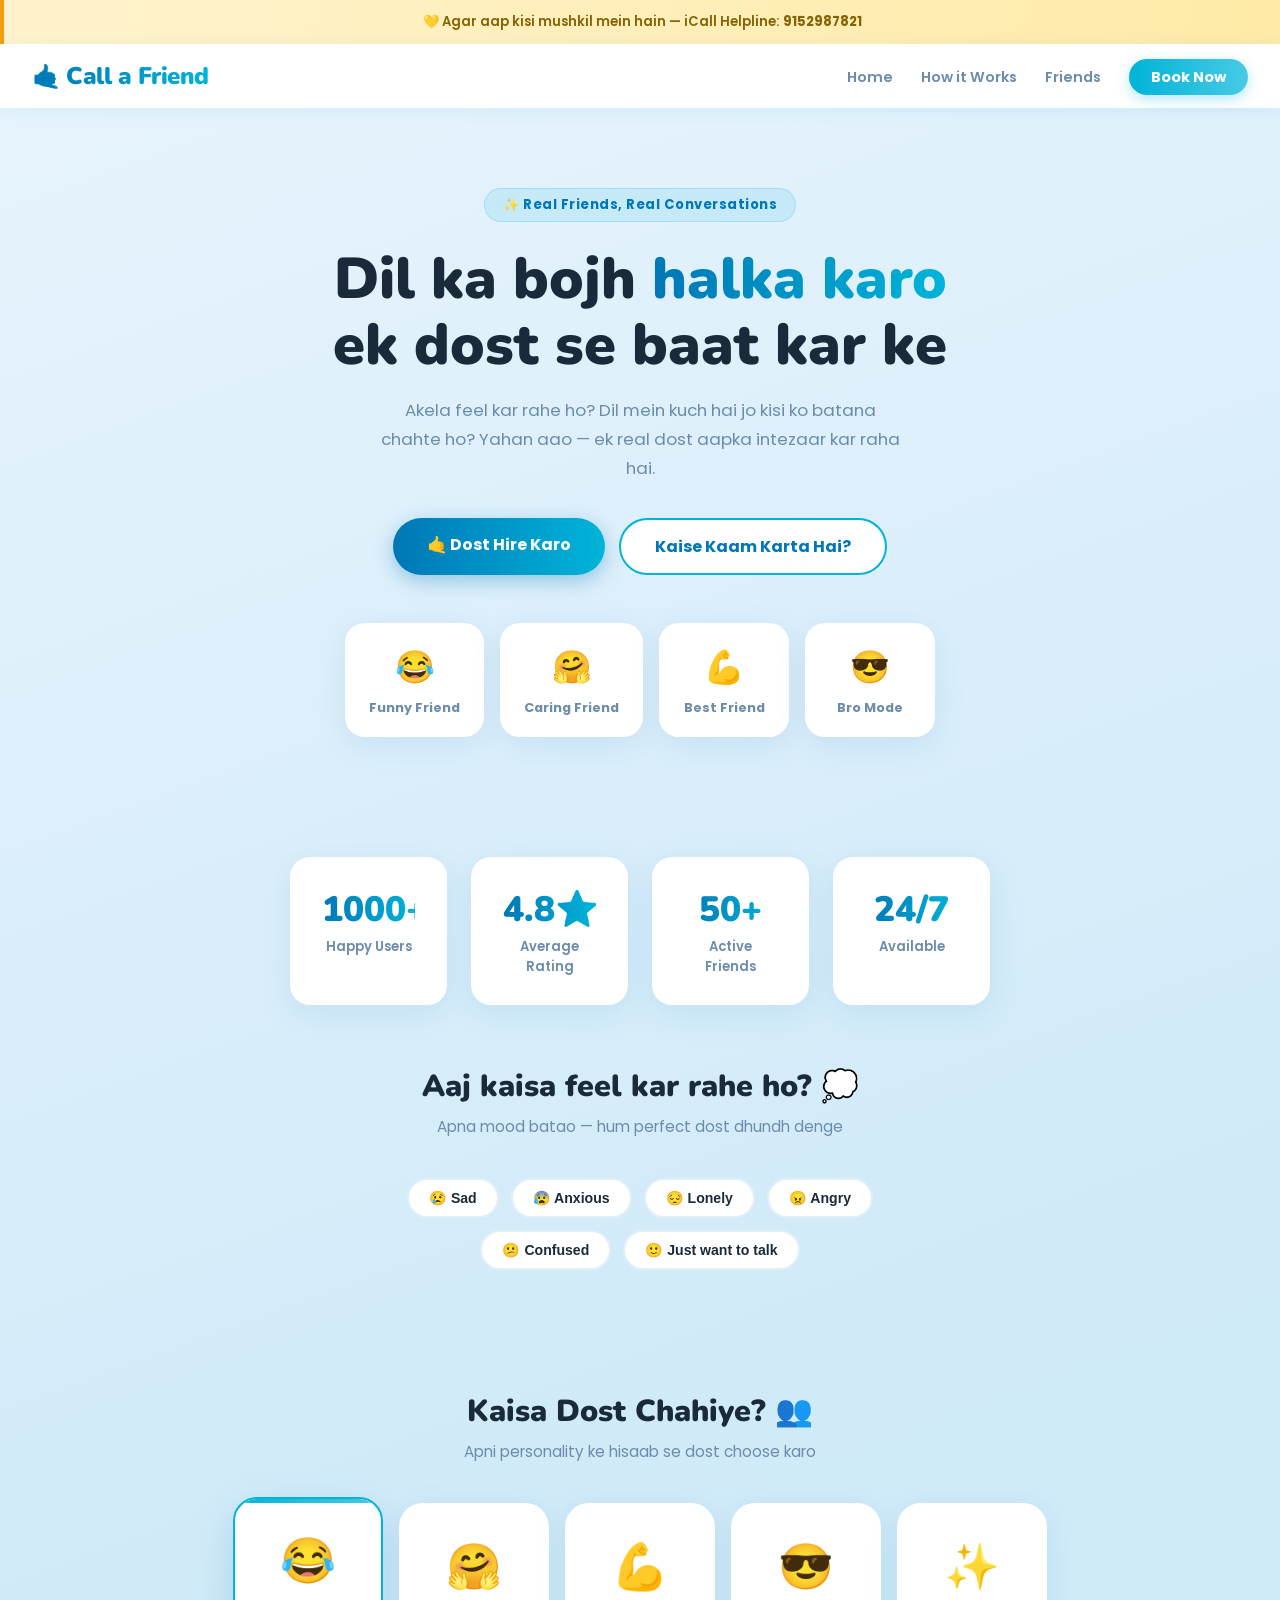
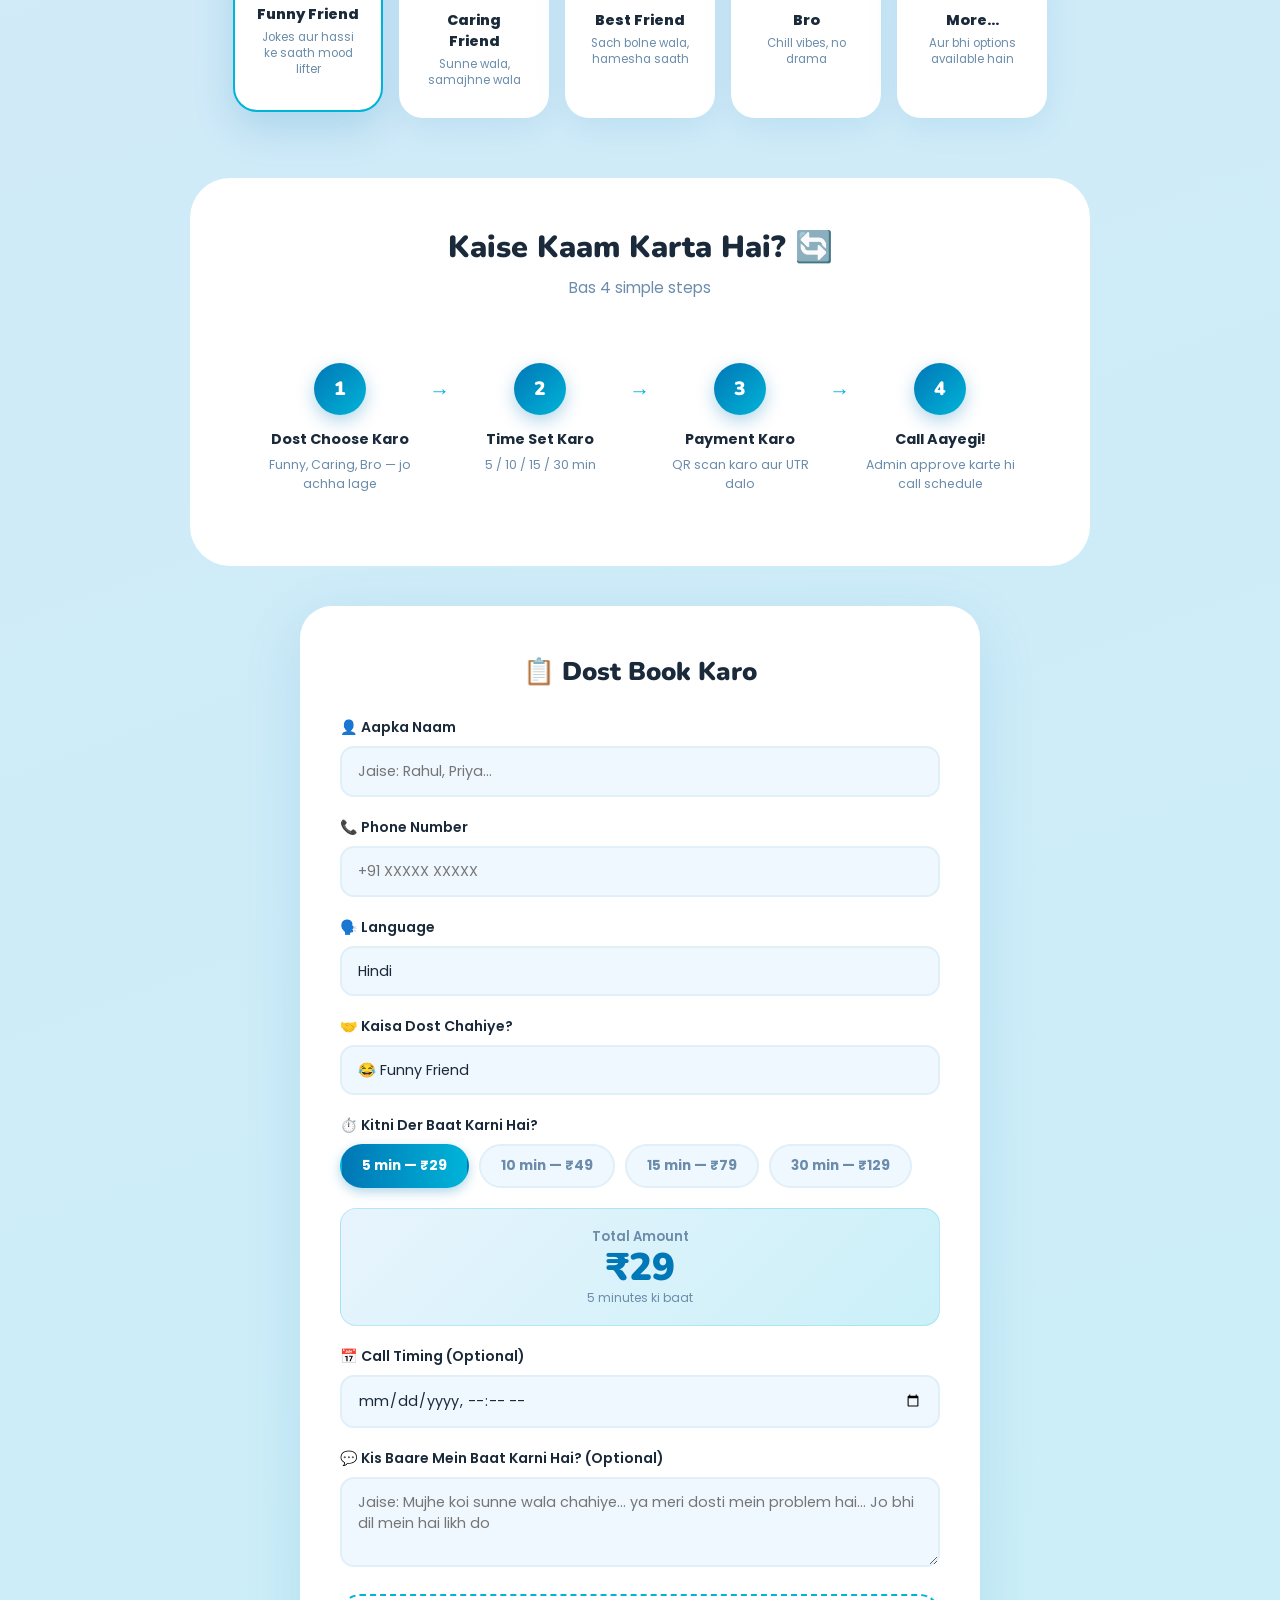
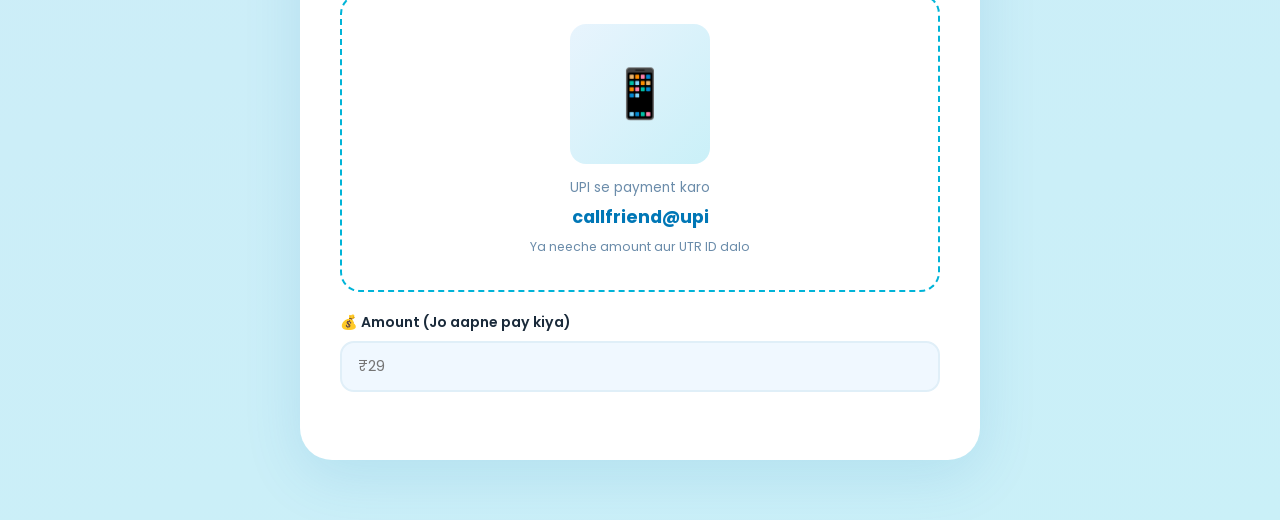
<file: Index.html>
<!DOCTYPE html>
<html lang="en">
<head>
<meta charset="UTF-8">
<meta name="viewport" content="width=device-width, initial-scale=1.0">
<title>Call a Friend 🤙</title>
<link href="https://fonts.googleapis.com/css2?family=Nunito:wght@400;600;700;800;900&family=Poppins:wght@400;500;600;700&display=swap" rel="stylesheet">
<style>
  :root {
    --sky: #e8f4fd;
    --blue1: #00b4d8;
    --blue2: #0077b6;
    --cyan: #48cae4;
    --white: #ffffff;
    --soft: #f0f8ff;
    --card: #ffffff;
    --text: #1a2a3a;
    --muted: #6b8caa;
    --shadow: 0 8px 32px rgba(0,119,182,0.10);
  }

  * { margin: 0; padding: 0; box-sizing: border-box; }

  body {
    font-family: 'Poppins', sans-serif;
    background: linear-gradient(160deg, #e8f4fd 0%, #d0eaf8 40%, #caf0f8 100%);
    min-height: 100vh;
    color: var(--text);
  }

  /* NAVBAR */
  nav {
    background: white;
    padding: 16px 32px;
    display: flex;
    justify-content: space-between;
    align-items: center;
    box-shadow: 0 2px 16px rgba(0,180,216,0.10);
    position: sticky; top: 0; z-index: 99;
  }
  .logo {
    font-family: 'Nunito', sans-serif;
    font-size: 1.5rem;
    font-weight: 900;
    background: linear-gradient(90deg, var(--blue2), var(--blue1));
    -webkit-background-clip: text;
    -webkit-text-fill-color: transparent;
    letter-spacing: -0.5px;
  }
  .logo span { font-size: 1.4rem; }
  nav a {
    color: var(--muted);
    text-decoration: none;
    font-weight: 600;
    font-size: 0.9rem;
    margin-left: 24px;
    transition: color 0.2s;
  }
  nav a:hover { color: var(--blue1); }
  .nav-btn {
    background: linear-gradient(90deg, var(--blue1), var(--cyan));
    color: white !important;
    padding: 8px 22px;
    border-radius: 50px;
    font-weight: 700 !important;
    box-shadow: 0 4px 14px rgba(0,180,216,0.3);
  }

  /* HERO */
  .hero {
    text-align: center;
    padding: 80px 20px 60px;
    position: relative;
  }
  .hero-badge {
    display: inline-block;
    background: rgba(0,180,216,0.12);
    color: var(--blue2);
    font-size: 0.82rem;
    font-weight: 700;
    padding: 6px 18px;
    border-radius: 50px;
    margin-bottom: 24px;
    letter-spacing: 0.5px;
    border: 1.5px solid rgba(0,180,216,0.2);
  }
  .hero h1 {
    font-family: 'Nunito', sans-serif;
    font-size: clamp(2.2rem, 6vw, 3.6rem);
    font-weight: 900;
    line-height: 1.15;
    color: var(--text);
    margin-bottom: 18px;
  }
  .hero h1 .highlight {
    background: linear-gradient(90deg, var(--blue2), var(--blue1));
    -webkit-background-clip: text;
    -webkit-text-fill-color: transparent;
  }
  .hero p {
    color: var(--muted);
    font-size: 1.05rem;
    max-width: 520px;
    margin: 0 auto 36px;
    line-height: 1.7;
  }
  .hero-btns { display: flex; gap: 14px; justify-content: center; flex-wrap: wrap; }
  .btn-primary {
    background: linear-gradient(90deg, var(--blue2), var(--blue1));
    color: white;
    padding: 14px 34px;
    border-radius: 50px;
    font-weight: 700;
    font-size: 1rem;
    border: none;
    cursor: pointer;
    box-shadow: 0 6px 20px rgba(0,119,182,0.35);
    transition: transform 0.2s, box-shadow 0.2s;
    text-decoration: none;
  }
  .btn-primary:hover { transform: translateY(-2px); box-shadow: 0 10px 28px rgba(0,119,182,0.45); }
  .btn-outline {
    background: white;
    color: var(--blue2);
    padding: 14px 34px;
    border-radius: 50px;
    font-weight: 700;
    font-size: 1rem;
    border: 2px solid var(--blue1);
    cursor: pointer;
    transition: all 0.2s;
    text-decoration: none;
  }
  .btn-outline:hover { background: var(--sky); }

  /* FLOATING CARDS */
  .floating-cards {
    display: flex;
    justify-content: center;
    gap: 16px;
    flex-wrap: wrap;
    margin: 48px 20px 0;
  }
  .float-card {
    background: white;
    border-radius: 20px;
    padding: 20px 24px;
    text-align: center;
    min-width: 130px;
    box-shadow: var(--shadow);
    animation: float 3s ease-in-out infinite;
  }
  .float-card:nth-child(2) { animation-delay: 0.5s; }
  .float-card:nth-child(3) { animation-delay: 1s; }
  .float-card:nth-child(4) { animation-delay: 1.5s; }
  @keyframes float {
    0%, 100% { transform: translateY(0); }
    50% { transform: translateY(-8px); }
  }
  .float-card .emoji { font-size: 2rem; margin-bottom: 8px; }
  .float-card .label { font-size: 0.8rem; font-weight: 700; color: var(--muted); }

  /* SECTION */
  section { padding: 60px 20px; }
  .section-title {
    font-family: 'Nunito', sans-serif;
    font-size: 1.9rem;
    font-weight: 900;
    text-align: center;
    margin-bottom: 8px;
    color: var(--text);
  }
  .section-sub {
    text-align: center;
    color: var(--muted);
    margin-bottom: 40px;
    font-size: 0.95rem;
  }

  /* FRIEND TYPES */
  .friends-grid {
    display: flex;
    justify-content: center;
    gap: 16px;
    flex-wrap: wrap;
    max-width: 900px;
    margin: 0 auto;
  }
  .friend-card {
    background: white;
    border-radius: 24px;
    padding: 28px 22px;
    text-align: center;
    width: 150px;
    cursor: pointer;
    box-shadow: var(--shadow);
    transition: all 0.25s;
    border: 2.5px solid transparent;
    position: relative;
    overflow: hidden;
  }
  .friend-card::before {
    content: '';
    position: absolute;
    top: 0; left: 0; right: 0;
    height: 4px;
    background: linear-gradient(90deg, var(--blue1), var(--cyan));
    opacity: 0;
    transition: opacity 0.2s;
  }
  .friend-card:hover, .friend-card.active {
    border-color: var(--blue1);
    transform: translateY(-6px);
    box-shadow: 0 16px 40px rgba(0,119,182,0.18);
  }
  .friend-card:hover::before, .friend-card.active::before { opacity: 1; }
  .friend-card .f-emoji { font-size: 2.8rem; margin-bottom: 10px; }
  .friend-card .f-name { font-weight: 800; font-size: 0.9rem; color: var(--text); margin-bottom: 4px; }
  .friend-card .f-desc { font-size: 0.72rem; color: var(--muted); line-height: 1.4; }

  /* BOOKING FORM */
  .booking-section {
    background: white;
    border-radius: 32px;
    padding: 48px 40px;
    max-width: 680px;
    margin: 0 auto;
    box-shadow: 0 16px 60px rgba(0,119,182,0.12);
  }
  .booking-section h2 {
    font-family: 'Nunito', sans-serif;
    font-weight: 900;
    font-size: 1.6rem;
    color: var(--text);
    margin-bottom: 28px;
    text-align: center;
  }
  .form-group { margin-bottom: 20px; }
  .form-group label {
    display: block;
    font-weight: 600;
    font-size: 0.88rem;
    color: var(--text);
    margin-bottom: 8px;
  }
  .form-group input,
  .form-group textarea,
  .form-group select {
    width: 100%;
    padding: 13px 16px;
    border: 2px solid #e0eff8;
    border-radius: 14px;
    font-family: 'Poppins', sans-serif;
    font-size: 0.9rem;
    color: var(--text);
    background: var(--soft);
    transition: border-color 0.2s;
    outline: none;
    appearance: none;
  }
  .form-group input:focus,
  .form-group select:focus,
  .form-group textarea:focus { border-color: var(--blue1); background: white; }
  .form-group textarea { min-height: 90px; resize: vertical; }

  /* TIME SLOTS */
  .time-slots { display: flex; gap: 10px; flex-wrap: wrap; }
  .slot {
    padding: 10px 20px;
    border-radius: 50px;
    border: 2px solid #e0eff8;
    background: var(--soft);
    font-weight: 700;
    font-size: 0.85rem;
    cursor: pointer;
    transition: all 0.2s;
    color: var(--muted);
  }
  .slot:hover, .slot.selected {
    background: linear-gradient(90deg, var(--blue2), var(--blue1));
    color: white;
    border-color: transparent;
    box-shadow: 0 4px 12px rgba(0,119,182,0.3);
  }

  /* PRICE DISPLAY */
  .price-box {
    background: linear-gradient(135deg, #e8f4fd, #caf0f8);
    border-radius: 16px;
    padding: 18px 22px;
    text-align: center;
    margin: 20px 0;
    border: 1.5px solid rgba(0,180,216,0.2);
  }
  .price-box .price-label { font-size: 0.82rem; color: var(--muted); font-weight: 600; }
  .price-box .price-amount {
    font-family: 'Nunito', sans-serif;
    font-size: 2.4rem;
    font-weight: 900;
    color: var(--blue2);
    line-height: 1.1;
  }
  .price-box .price-note { font-size: 0.75rem; color: var(--muted); }

  /* QR SECTION */
  .qr-section {
    background: white;
    border-radius: 20px;
    padding: 28px;
    text-align: center;
    border: 2px dashed var(--blue1);
    margin: 20px 0;
  }
  .qr-placeholder {
    width: 140px; height: 140px;
    margin: 0 auto 14px;
    background: linear-gradient(135deg, #e8f4fd, #caf0f8);
    border-radius: 16px;
    display: flex;
    align-items: center;
    justify-content: center;
    font-size: 3rem;
  }
  .qr-section p { font-size: 0.85rem; color: var(--muted); margin-bottom: 6px; }
  .qr-section strong { color: var(--blue2); font-size: 1.1rem; }

  /* STEPS */
  .steps {
    display: flex;
    justify-content: center;
    gap: 0;
    max-width: 800px;
    margin: 0 auto;
    flex-wrap: wrap;
  }
  .step {
    flex: 1;
    min-width: 160px;
    text-align: center;
    padding: 24px 16px;
    position: relative;
  }
  .step:not(:last-child)::after {
    content: '→';
    position: absolute;
    right: -10px;
    top: 36px;
    font-size: 1.3rem;
    color: var(--blue1);
  }
  .step-num {
    width: 52px; height: 52px;
    background: linear-gradient(135deg, var(--blue2), var(--blue1));
    border-radius: 50%;
    display: flex; align-items: center; justify-content: center;
    margin: 0 auto 14px;
    font-family: 'Nunito', sans-serif;
    font-weight: 900;
    font-size: 1.2rem;
    color: white;
    box-shadow: 0 6px 18px rgba(0,119,182,0.3);
  }
  .step h4 { font-weight: 700; font-size: 0.9rem; color: var(--text); margin-bottom: 6px; }
  .step p { font-size: 0.78rem; color: var(--muted); line-height: 1.5; }

  /* STATS */
  .stats {
    display: flex;
    justify-content: center;
    gap: 24px;
    flex-wrap: wrap;
    margin: 0 auto;
    max-width: 700px;
  }
  .stat-card {
    background: white;
    border-radius: 20px;
    padding: 28px 32px;
    text-align: center;
    box-shadow: var(--shadow);
    flex: 1;
    min-width: 140px;
  }
  .stat-num {
    font-family: 'Nunito', sans-serif;
    font-size: 2.2rem;
    font-weight: 900;
    background: linear-gradient(90deg, var(--blue2), var(--blue1));
    -webkit-background-clip: text;
    -webkit-text-fill-color: transparent;
  }
  .stat-label { font-size: 0.82rem; color: var(--muted); font-weight: 600; margin-top: 4px; }

  /* MOOD */
  .mood-row {
    display: flex;
    justify-content: center;
    gap: 12px;
    flex-wrap: wrap;
    margin: 0 auto;
    max-width: 600px;
  }
  .mood-btn {
    padding: 10px 20px;
    border-radius: 50px;
    background: white;
    border: 2px solid #e0eff8;
    font-size: 0.88rem;
    font-weight: 700;
    cursor: pointer;
    transition: all 0.2s;
    color: var(--text);
  }
  .mood-btn:hover {
    background: linear-gradient(90deg, var(--blue1), var(--cyan));
    color: white;
    border-color: transparent;
    transform: scale(1.05);
  }

  /* TESTIMONIALS */
  .testimonials {
    display: flex;
    gap: 20px;
    max-width: 900px;
    margin: 0 auto;
    flex-wrap: wrap;
    justify-content: center;
  }
  .testi-card {
    background: white;
    border-radius: 22px;
    padding: 26px 24px;
    max-width: 260px;
    box-shadow: var(--shadow);
    border-top: 4px solid var(--blue1);
  }
  .testi-stars { color: #fbbf24; font-size: 1rem; margin-bottom: 12px; }
  .testi-text { font-size: 0.85rem; color: var(--muted); line-height: 1.6; margin-bottom: 16px; font-style: italic; }
  .testi-name { font-weight: 700; font-size: 0.88rem; color: var(--text); }

  /* FOOTER */
  footer {
    background: var(--text);
    color: white;
    text-align: center;
    padding: 32px 20px;
    border-radius: 32px 32px 0 0;
    margin-top: 40px;
  }
  footer .f-logo {
    font-family: 'Nunito', sans-serif;
    font-size: 1.4rem;
    font-weight: 900;
    color: var(--cyan);
    margin-bottom: 10px;
  }
  footer p { font-size: 0.8rem; color: #8aaabb; }

  /* ALERT */
  .emergency-bar {
    background: linear-gradient(90deg, #fff3cd, #ffeaa7);
    border-left: 4px solid #f59e0b;
    padding: 12px 24px;
    text-align: center;
    font-size: 0.82rem;
    color: #856404;
    font-weight: 600;
  }

  /* ANIMATION */
  @keyframes fadeUp {
    from { opacity: 0; transform: translateY(24px); }
    to { opacity: 1; transform: translateY(0); }
  }
  .hero > * { animation: fadeUp 0.6s ease both; }
  .hero > *:nth-child(2) { animation-delay: 0.1s; }
  .hero > *:nth-child(3) { animation-delay: 0.2s; }
  .hero > *:nth-child(4) { animation-delay: 0.3s; }

  /* SUBMIT BTN */
  .submit-btn {
    width: 100%;
    padding: 16px;
    background: linear-gradient(90deg, var(--blue2), var(--blue1));
    color: white;
    border: none;
    border-radius: 14px;
    font-family: 'Poppins', sans-serif;
    font-weight: 700;
    font-size: 1rem;
    cursor: pointer;
    box-shadow: 0 6px 20px rgba(0,119,182,0.35);
    transition: transform 0.2s;
    margin-top: 8px;
  }
  .submit-btn:hover { transform: translateY(-2px); }

  @media (max-width: 600px) {
    .booking-section { padding: 28px 18px; }
    .step:not(:last-child)::after { display: none; }
    nav .nav-links { display: none; }
  }
</style>
</head>
<body>

<!-- Emergency Bar -->
<div class="emergency-bar">
  💛 Agar aap kisi mushkil mein hain — iCall Helpline: <strong>9152987821</strong>
</div>

<!-- NAVBAR -->
<nav>
  <div class="logo"><span>🤙</span> Call a Friend</div>
  <div class="nav-links">
    <a href="#">Home</a>
    <a href="#">How it Works</a>
    <a href="#">Friends</a>
    <a href="#" class="nav-btn">Book Now</a>
  </div>
</nav>

<!-- HERO -->
<div class="hero">
  <div class="hero-badge">✨ Real Friends, Real Conversations</div>
  <h1>Dil ka bojh <span class="highlight">halka karo</span><br>ek dost se baat kar ke</h1>
  <p>Akela feel kar rahe ho? Dil mein kuch hai jo kisi ko batana chahte ho? Yahan aao — ek real dost aapka intezaar kar raha hai.</p>
  <div class="hero-btns">
    <a href="#book" class="btn-primary">🤙 Dost Hire Karo</a>
    <a href="#how" class="btn-outline">Kaise Kaam Karta Hai?</a>
  </div>

  <div class="floating-cards">
    <div class="float-card"><div class="emoji">😂</div><div class="label">Funny Friend</div></div>
    <div class="float-card"><div class="emoji">🤗</div><div class="label">Caring Friend</div></div>
    <div class="float-card"><div class="emoji">💪</div><div class="label">Best Friend</div></div>
    <div class="float-card"><div class="emoji">😎</div><div class="label">Bro Mode</div></div>
  </div>
</div>

<!-- STATS -->
<section>
  <div class="stats">
    <div class="stat-card"><div class="stat-num">1000+</div><div class="stat-label">Happy Users</div></div>
    <div class="stat-card"><div class="stat-num">4.8⭐</div><div class="stat-label">Average Rating</div></div>
    <div class="stat-card"><div class="stat-num">50+</div><div class="stat-label">Active Friends</div></div>
    <div class="stat-card"><div class="stat-num">24/7</div><div class="stat-label">Available</div></div>
  </div>
</section>

<!-- MOOD SELECTOR -->
<section style="padding-top:0">
  <div class="section-title">Aaj kaisa feel kar rahe ho? 💭</div>
  <div class="section-sub">Apna mood batao — hum perfect dost dhundh denge</div>
  <div class="mood-row">
    <button class="mood-btn">😢 Sad</button>
    <button class="mood-btn">😰 Anxious</button>
    <button class="mood-btn">😔 Lonely</button>
    <button class="mood-btn">😠 Angry</button>
    <button class="mood-btn">😕 Confused</button>
    <button class="mood-btn">🙂 Just want to talk</button>
  </div>
</section>

<!-- FRIEND TYPES -->
<section id="friends">
  <div class="section-title">Kaisa Dost Chahiye? 👥</div>
  <div class="section-sub">Apni personality ke hisaab se dost choose karo</div>
  <div class="friends-grid">
    <div class="friend-card active">
      <div class="f-emoji">😂</div>
      <div class="f-name">Funny Friend</div>
      <div class="f-desc">Jokes aur hassi ke saath mood lifter</div>
    </div>
    <div class="friend-card">
      <div class="f-emoji">🤗</div>
      <div class="f-name">Caring Friend</div>
      <div class="f-desc">Sunne wala, samajhne wala</div>
    </div>
    <div class="friend-card">
      <div class="f-emoji">💪</div>
      <div class="f-name">Best Friend</div>
      <div class="f-desc">Sach bolne wala, hamesha saath</div>
    </div>
    <div class="friend-card">
      <div class="f-emoji">😎</div>
      <div class="f-name">Bro</div>
      <div class="f-desc">Chill vibes, no drama</div>
    </div>
    <div class="friend-card">
      <div class="f-emoji">✨</div>
      <div class="f-name">More...</div>
      <div class="f-desc">Aur bhi options available hain</div>
    </div>
  </div>
</section>

<!-- HOW IT WORKS -->
<section id="how" style="background: white; border-radius: 40px; max-width: 900px; margin: 0 auto 40px; padding: 48px 20px;">
  <div class="section-title">Kaise Kaam Karta Hai? 🔄</div>
  <div class="section-sub">Bas 4 simple steps</div>
  <div class="steps">
    <div class="step">
      <div class="step-num">1</div>
      <h4>Dost Choose Karo</h4>
      <p>Funny, Caring, Bro — jo achha lage</p>
    </div>
    <div class="step">
      <div class="step-num">2</div>
      <h4>Time Set Karo</h4>
      <p>5 / 10 / 15 / 30 min</p>
    </div>
    <div class="step">
      <div class="step-num">3</div>
      <h4>Payment Karo</h4>
      <p>QR scan karo aur UTR dalo</p>
    </div>
    <div class="step">
      <div class="step-num">4</div>
      <h4>Call Aayegi!</h4>
      <p>Admin approve karte hi call schedule</p>
    </div>
  </div>
</section>

<!-- BOOKING FORM -->
<section id="book" style="padding-top:0; padding-bottom: 60px;">
  <div class="booking-section">
    <h2>📋 Dost Book Karo</h2>

    <div class="form-group">
      <label>👤 Aapka Naam</label>
      <input type="text" placeholder="Jaise: Rahul, Priya...">
    </div>

    <div class="form-group">
      <label>📞 Phone Number</label>
      <input type="tel" placeholder="+91 XXXXX XXXXX">
    </div>

    <div class="form-group">
      <label>🗣️ Language</label>
      <select>
        <option>Hindi</option>
        <option>Urdu</option>
        <option>English</option>
        <option>Hinglish</option>
      </select>
    </div>

    <div class="form-group">
      <label>🤝 Kaisa Dost Chahiye?</label>
      <select>
        <option>😂 Funny Friend</option>
        <option>🤗 Caring Friend</option>
        <option>💪 Best Friend</option>
        <option>😎 Bro</option>
        <option>✨ More...</option>
      </select>
    </div>

    <div class="form-group">
      <label>⏱️ Kitni Der Baat Karni Hai?</label>
      <div class="time-slots">
        <div class="slot selected" onclick="selectSlot(this, 29)">5 min — ₹29</div>
        <div class="slot" onclick="selectSlot(this, 49)">10 min — ₹49</div>
        <div class="slot" onclick="selectSlot(this, 79)">15 min — ₹79</div>
        <div class="slot" onclick="selectSlot(this, 129)">30 min — ₹129</div>
      </div>
    </div>

    <div class="price-box">
      <div class="price-label">Total Amount</div>
      <div class="price-amount" id="priceDisplay">₹29</div>
      <div class="price-note">5 minutes ki baat</div>
    </div>

    <div class="form-group">
      <label>📅 Call Timing (Optional)</label>
      <input type="datetime-local">
    </div>

    <div class="form-group">
      <label>💬 Kis Baare Mein Baat Karni Hai? (Optional)</label>
      <textarea placeholder="Jaise: Mujhe koi sunne wala chahiye... ya meri dosti mein problem hai... Jo bhi dil mein hai likh do"></textarea>
    </div>

    <!-- QR CODE -->
    <div class="qr-section">
      <div class="qr-placeholder">📱</div>
      <p>UPI se payment karo</p>
      <strong>callfriend@upi</strong>
      <p style="margin-top: 8px; font-size:0.78rem;">Ya neeche amount aur UTR ID dalo</p>
    </div>

    <div class="form-group">
      <label>💰 Amount (Jo aapne pay kiya)</label>
      <input type="number" placeholder="₹29">
    </div>
</file>
